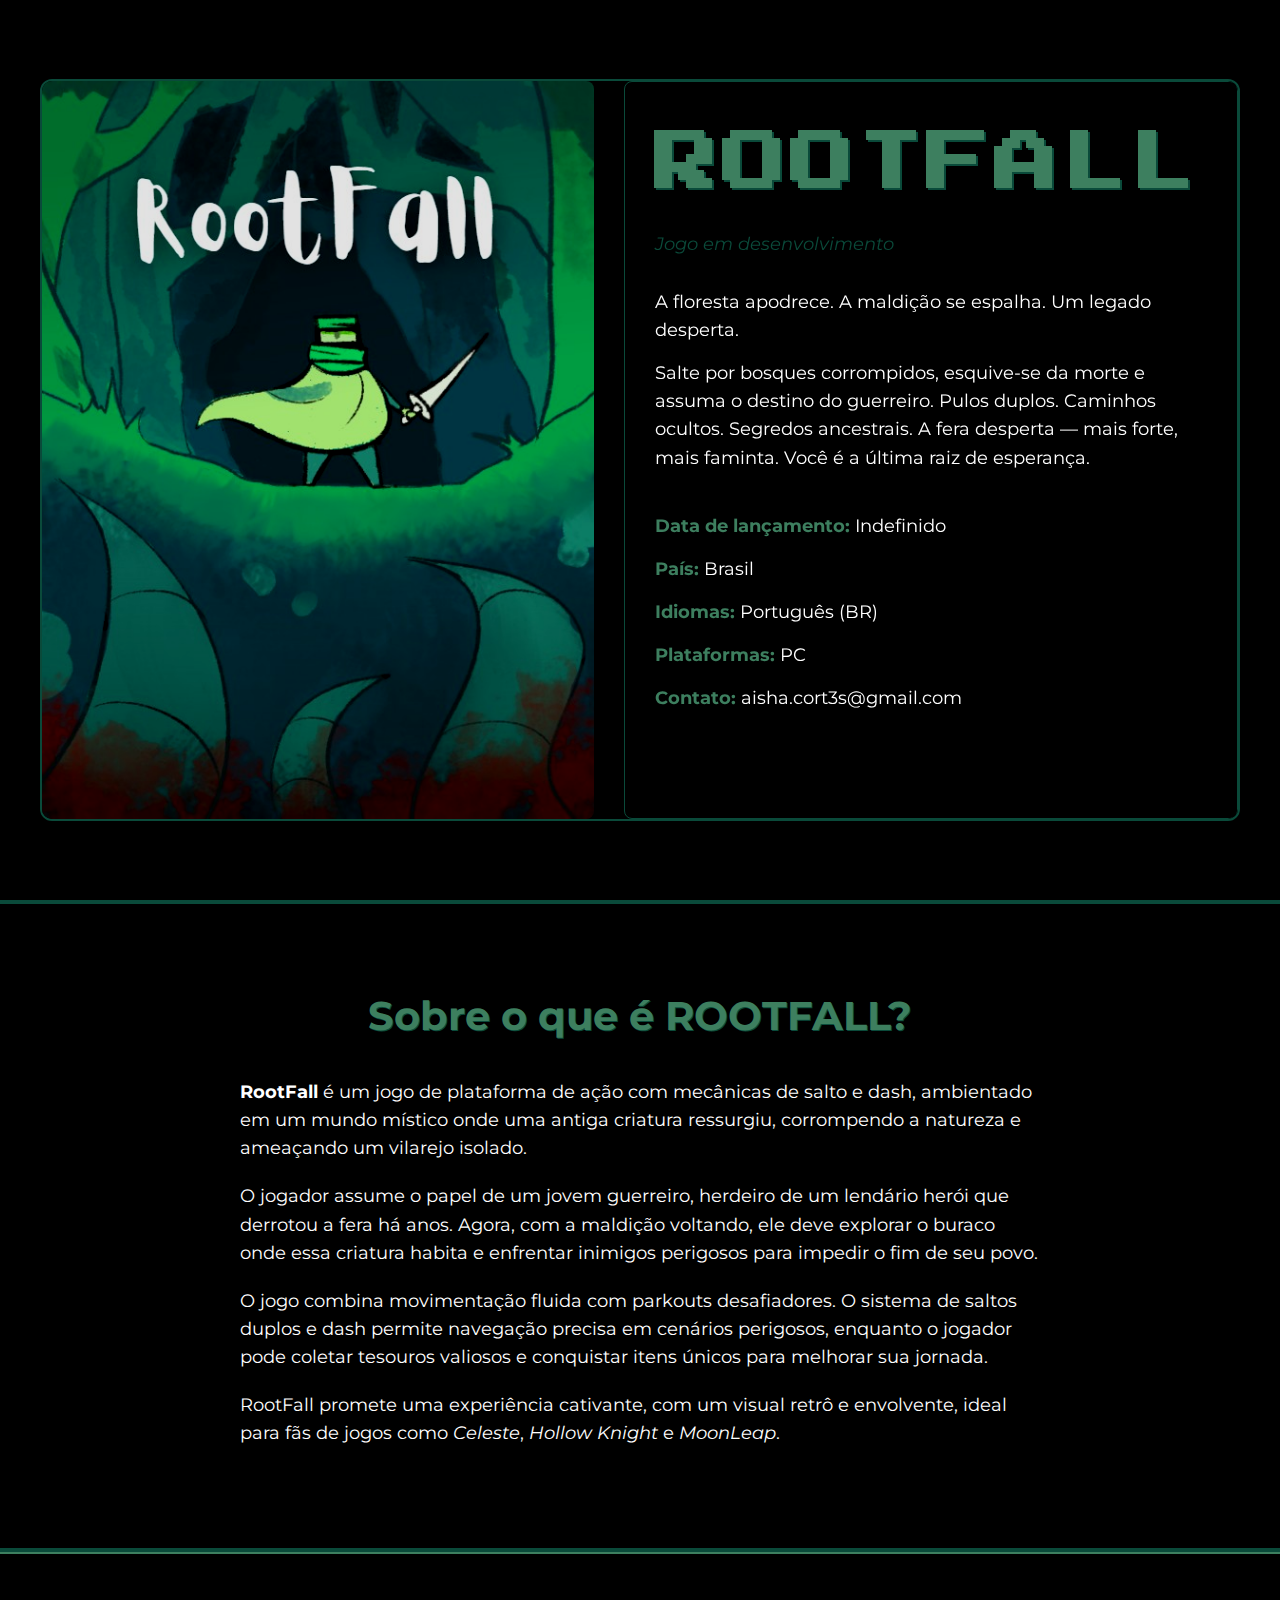
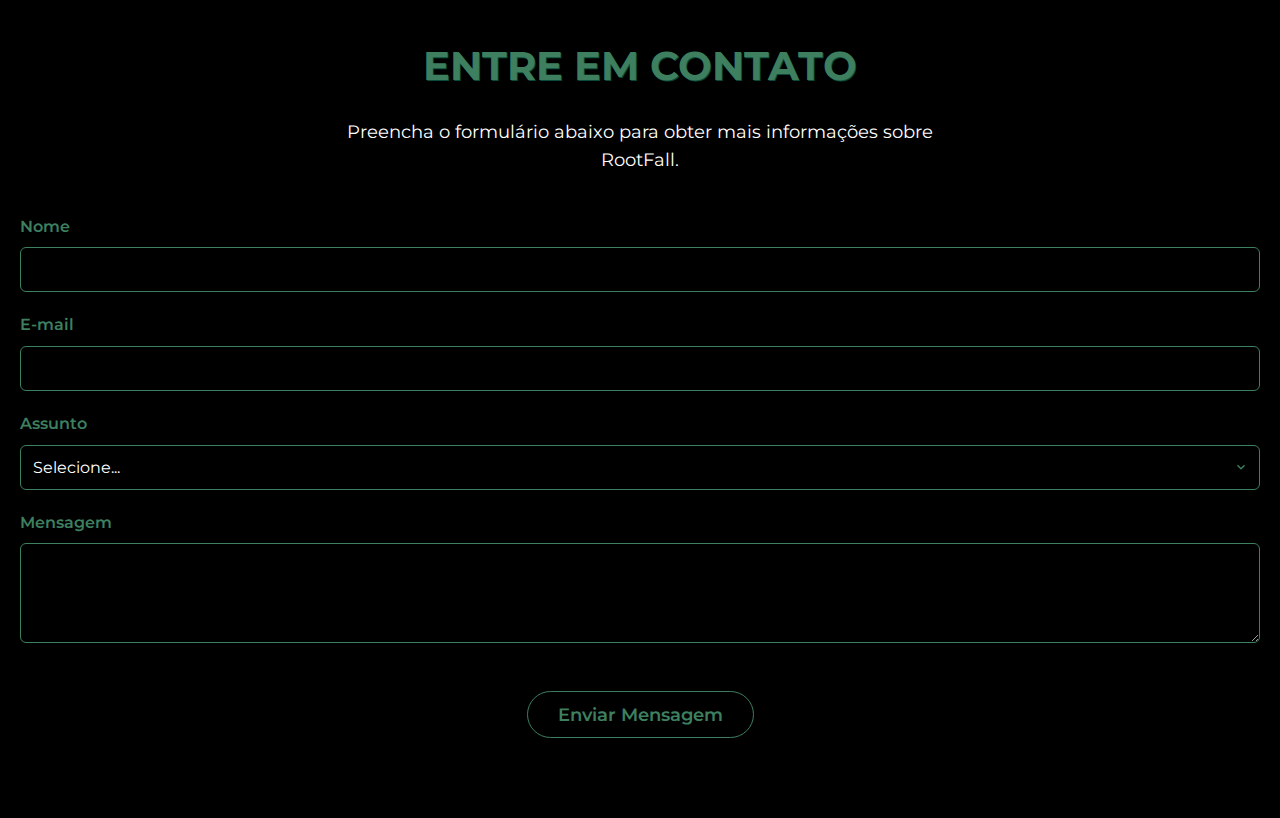
<file: index.html>
<!DOCTYPE html>
<html lang="pt-br">
<head>
  <meta charset="UTF-8" />
  <meta name="viewport" content="width=device-width, initial-scale=1.0" />
  <title>RootFall</title>

  <link href="https://fonts.googleapis.com/css2?family=Press+Start+2P&display=swap" rel="stylesheet">
  <link href="https://fonts.googleapis.com/css2?family=Montserrat:wght@400;700&display=swap" rel="stylesheet">

  <link rel="stylesheet" href="https://cdnjs.cloudflare.com/ajax/libs/font-awesome/6.5.1/css/all.min.css" integrity="sha512-DTOQO9RWCH3ppGqcWaEA1BIZOC6xxalwEsw9c2QQeAIftl+Vegovlnee1c9QX4TctnWMn13TZye+giMm8e2LwA==" crossorigin="anonymous" referrerpolicy="no-referrer" />

  <link rel="stylesheet" href="https://aishacort3s-lab.github.io/css/styles.css">
  
</head>
<body>

  <div class="hero">
    <div class="hero-container">
      <div class="image-section">
        <img src="./images/banner.jpg" alt="RootFall - A floresta apodrece. Um legado desperta." />
      </div>
      <div class="text-section">
        <h1>ROOTFALL</h1>
        <p class="developer">Jogo em desenvolvimento</p>

        <p>A floresta apodrece. A maldição se espalha. Um legado desperta.</p>

        <p>Salte por bosques corrompidos, esquive-se da morte e assuma o destino do guerreiro. Pulos duplos. Caminhos ocultos. Segredos ancestrais. A fera desperta — mais forte, mais faminta. Você é a última raiz de esperança.</p>

        <div class="info">
          <p><span>Data de lançamento:</span> Indefinido</p>
          <p><span>País:</span> Brasil</p>
          <p><span>Idiomas:</span> Português (BR)</p>
          <p><span>Plataformas:</span> PC</p>
          <p><span>Contato:</span> aisha.cort3s@gmail.com</p>
        </div>
      </div>
    </div>
  </div>

  <section id="press" class="press-release">
    <div class="container">
      <h2>Sobre o que é ROOTFALL?</h2>
      <p><strong>RootFall</strong> é um jogo de plataforma de ação com mecânicas de salto e dash, ambientado em um mundo místico onde uma antiga criatura ressurgiu, corrompendo a natureza e ameaçando um vilarejo isolado.</p>

      <p>O jogador assume o papel de um jovem guerreiro, herdeiro de um lendário herói que derrotou a fera há anos. Agora, com a maldição voltando, ele deve explorar o buraco onde essa criatura habita e enfrentar inimigos perigosos para impedir o fim de seu povo.</p>

      <p>O jogo combina movimentação fluida com parkouts desafiadores. O sistema de saltos duplos e dash permite navegação precisa em cenários perigosos, enquanto o jogador pode coletar tesouros valiosos e conquistar itens únicos para melhorar sua jornada.</p>

      <p>RootFall promete uma experiência cativante, com um visual retrô e envolvente, ideal para fãs de jogos como <em>Celeste</em>, <em>Hollow Knight</em> e <em>MoonLeap</em>.</p>
    </div>
  </section>

  <!-- CONTATO -->
  <section class="contact">
    <h2>ENTRE EM CONTATO</h2>
    <p>Preencha o formulário abaixo para obter mais informações sobre RootFall.</p>

    <form id="contact-form" action="https://formsubmit.co/aisha.cort3s@gmail.com" method="POST">
      <input type="hidden" name="_captcha" value="false">
      <input type="hidden" name="_subject" value="Nova mensagem - RootFall">

<input type="hidden" name="_next" value="https://aishacort3s-lab.github.io/RootFall---Site-de-Apresenta-/obrigado.html">

      <div class="form-group">
        <label for="name">Nome</label>
        <input type="text" id="name" name="name" required>
      </div>

      <div class="form-group">
        <label for="email">E-mail</label>
        <input type="email" id="email" name="email" required>
      </div>

      <div class="form-group">
        <label for="subject">Assunto</label>
        <select id="subject" name="subject" required>
          <option value="">Selecione...</option>
          <option value="jogador">Sou jogador</option>
          <option value="imprensa">Sou da imprensa</option>
          <option value="parceria">Quero parceria</option>
          <option value="outro">Outro</option>
        </select>
      </div>

      <div class="form-group">
        <label for="message">Mensagem</label>
        <textarea id="message" name="message" required></textarea>
      </div>

      <button type="submit" class="btn">Enviar Mensagem</button>
    </form>

    <div id="success-message" style="display: none; margin-top: 30px; padding: 20px; background: rgba(0, 0, 0, 0.8); border: 2px solid #3d7f5f; border-radius: 8px; color: #f5d35e; font-size: 1.2rem; font-weight: bold; text-align: center;">
      ✅ Mensagem enviada com sucesso! Entraremos em contato em breve.
    </div>
  </section>

  <script>
    const form = document.getElementById('contact-form');

    form.addEventListener('submit', function(e) {
      // Deixa o formulário enviar normalmente (POST)
      setTimeout(function() {
        // Esconde o formulário
        form.reset();
        form.style.opacity = '0.5';
        form.querySelector('button').disabled = true;

        // Mostra a mensagem de sucesso
        const successMessage = document.getElementById('success-message');
        successMessage.style.display = 'block';

        // Rola suavemente até a mensagem
        successMessage.scrollIntoView({ behavior: 'smooth', block: 'center' });
      }, 1000);
    });
  </script>

</body>
</html>
</file>
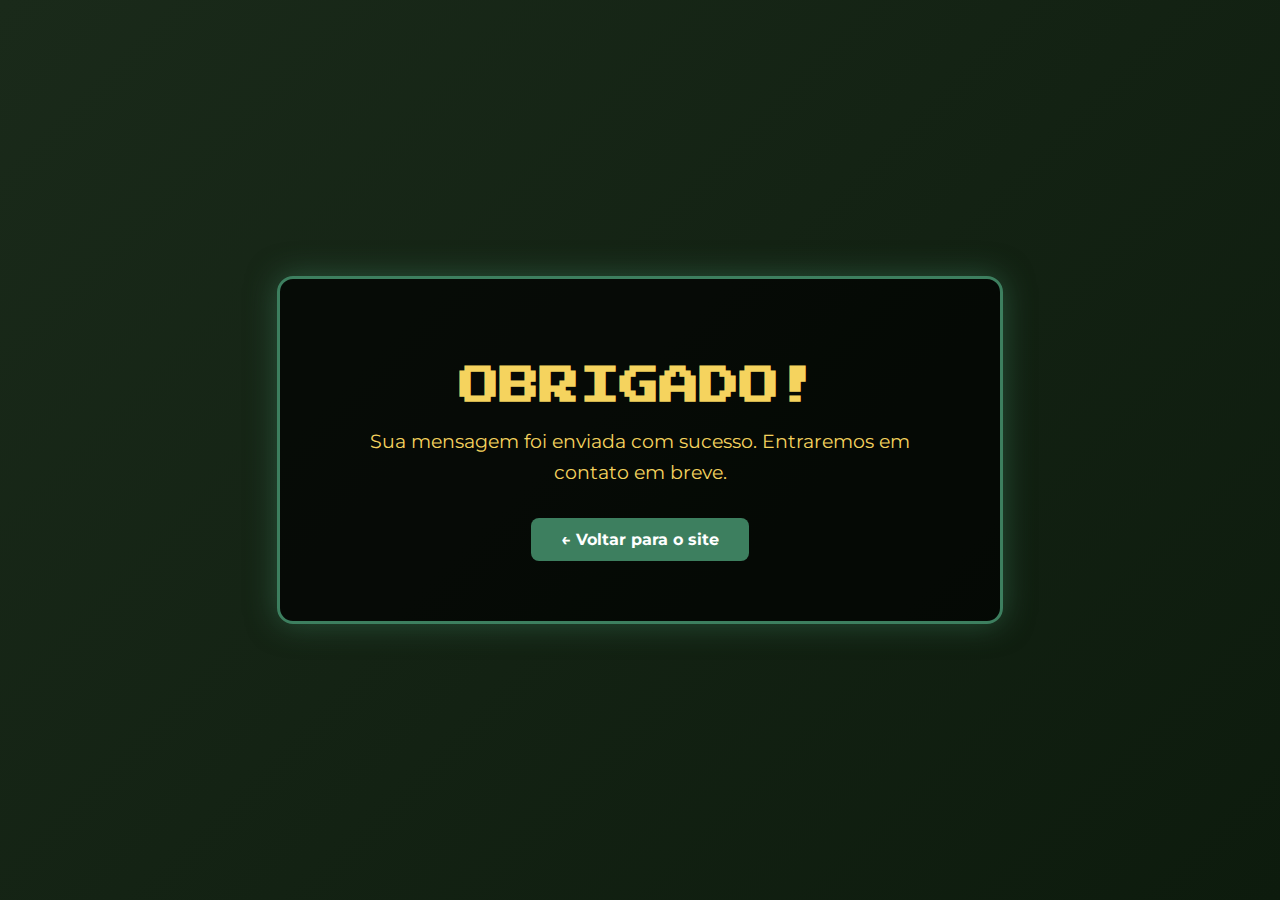
<file: obrigado.html>
<!DOCTYPE html>
<html lang="pt-br">
<head>
  <meta charset="UTF-8" />
  <meta name="viewport" content="width=device-width, initial-scale=1.0"/>
  <title>Obrigado! | RootFall</title>
  <link href="https://fonts.googleapis.com/css2?family=Press+Start+2P&display=swap" rel="stylesheet">
  <link href="https://fonts.googleapis.com/css2?family=Montserrat:wght@400;700&display=swap" rel="stylesheet">
  <style>
    body {
      margin: 0;
      padding: 0;
      font-family: 'Montserrat', sans-serif;
      background: linear-gradient(135deg, #1a2a1a, #0d1b0d);
      color: #f5d35e;
      display: flex;
      justify-content: center;
      align-items: center;
      min-height: 100vh;
    }
    .container {
      text-align: center;
      padding: 60px;
      background: rgba(0, 0, 0, 0.7);
      border: 3px solid #3d7f5f;
      border-radius: 16px;
      max-width: 600px;
      box-shadow: 0 0 30px rgba(61, 127, 95, 0.5);
    }
    h1 {
      font-family: 'Press Start 2P', cursive;
      font-size: 2.5rem;
      margin-bottom: 20px;
      color: #f5d35e;
    }
    p {
      font-size: 1.2rem;
      line-height: 1.6;
      margin-bottom: 30px;
    }
    .btn {
      display: inline-block;
      padding: 12px 30px;
      background: #3d7f5f;
      color: white;
      text-decoration: none;
      border-radius: 8px;
      font-weight: bold;
      font-size: 1rem;
      transition: background 0.3s;
    }
    .btn:hover {
      background: #2c5c45;
    }
  </style>
</head>
<body>
  <div class="container">
    <h1>OBRIGADO!</h1>
    <p>Sua mensagem foi enviada com sucesso. Entraremos em contato em breve.</p>
    <p></p>
    <a href="index.html" class="btn">← Voltar para o site</a>
  </div>
</body>
</html>
</file>
